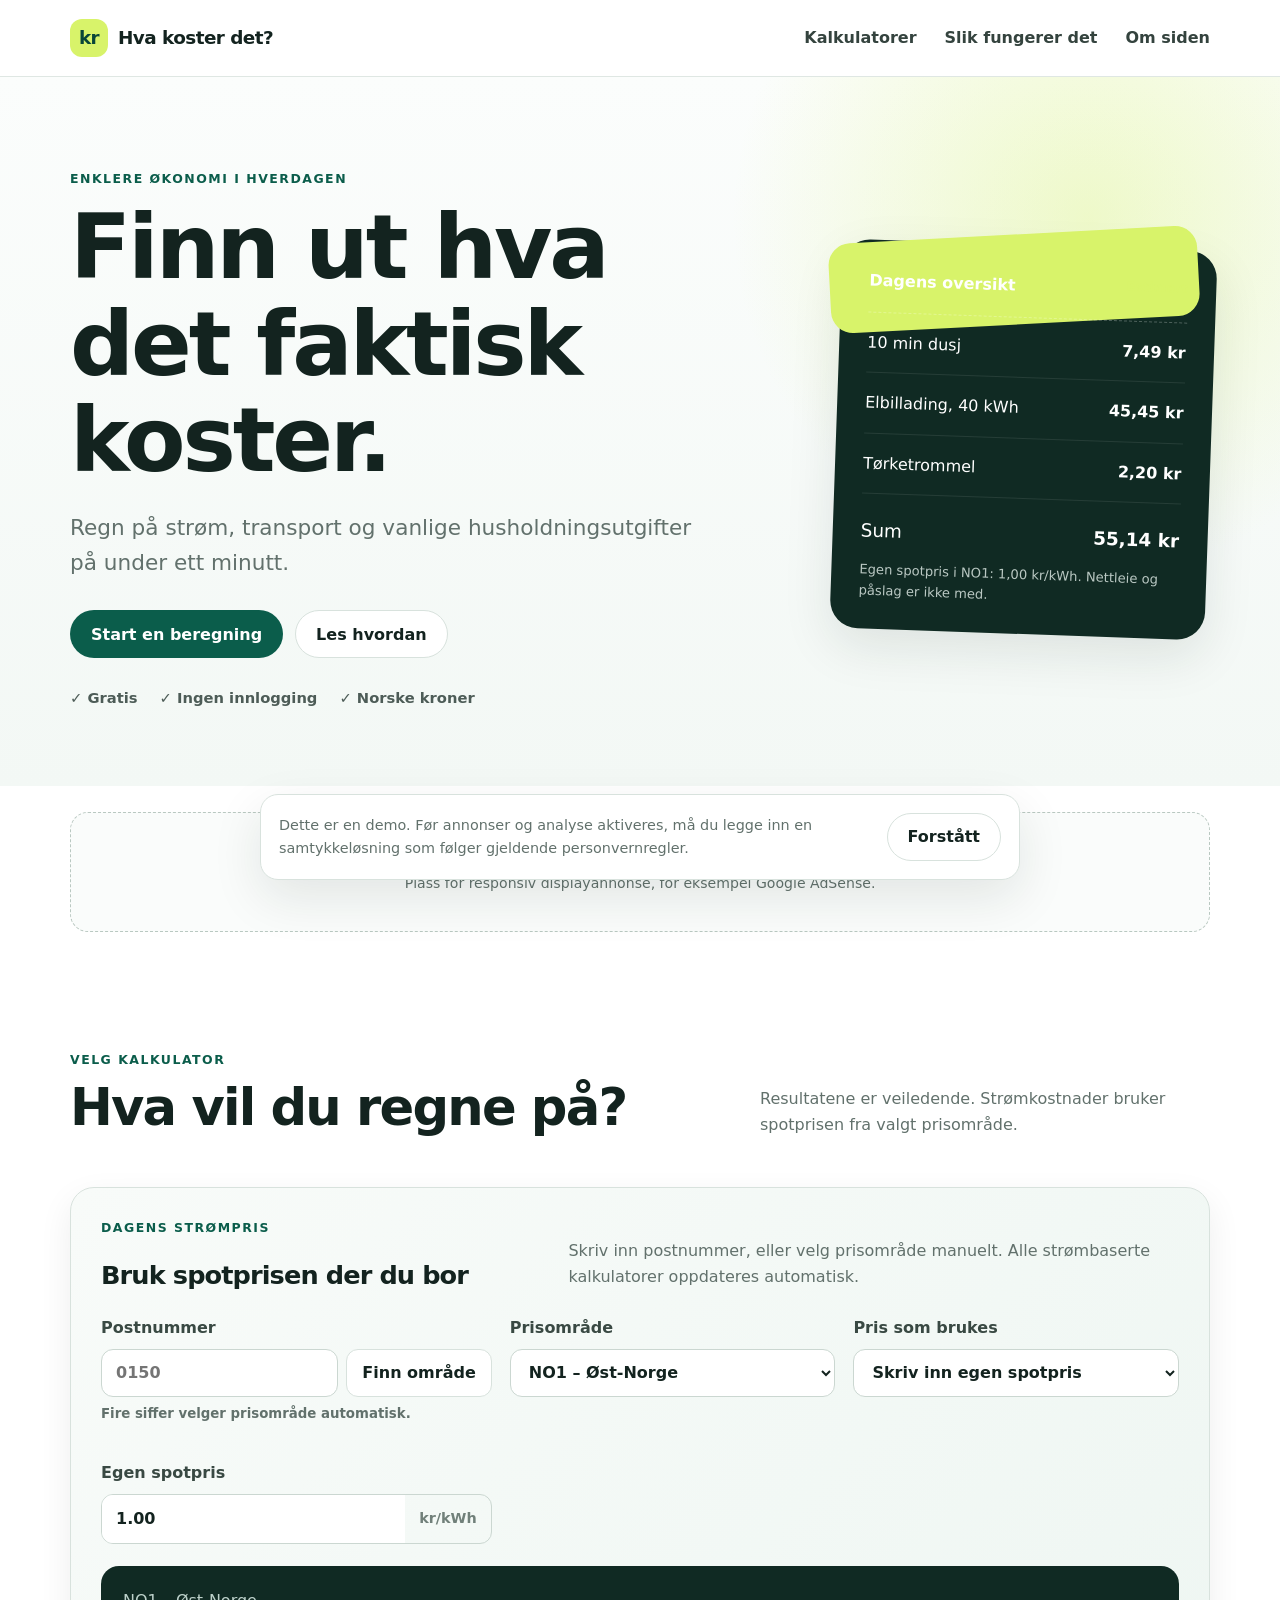
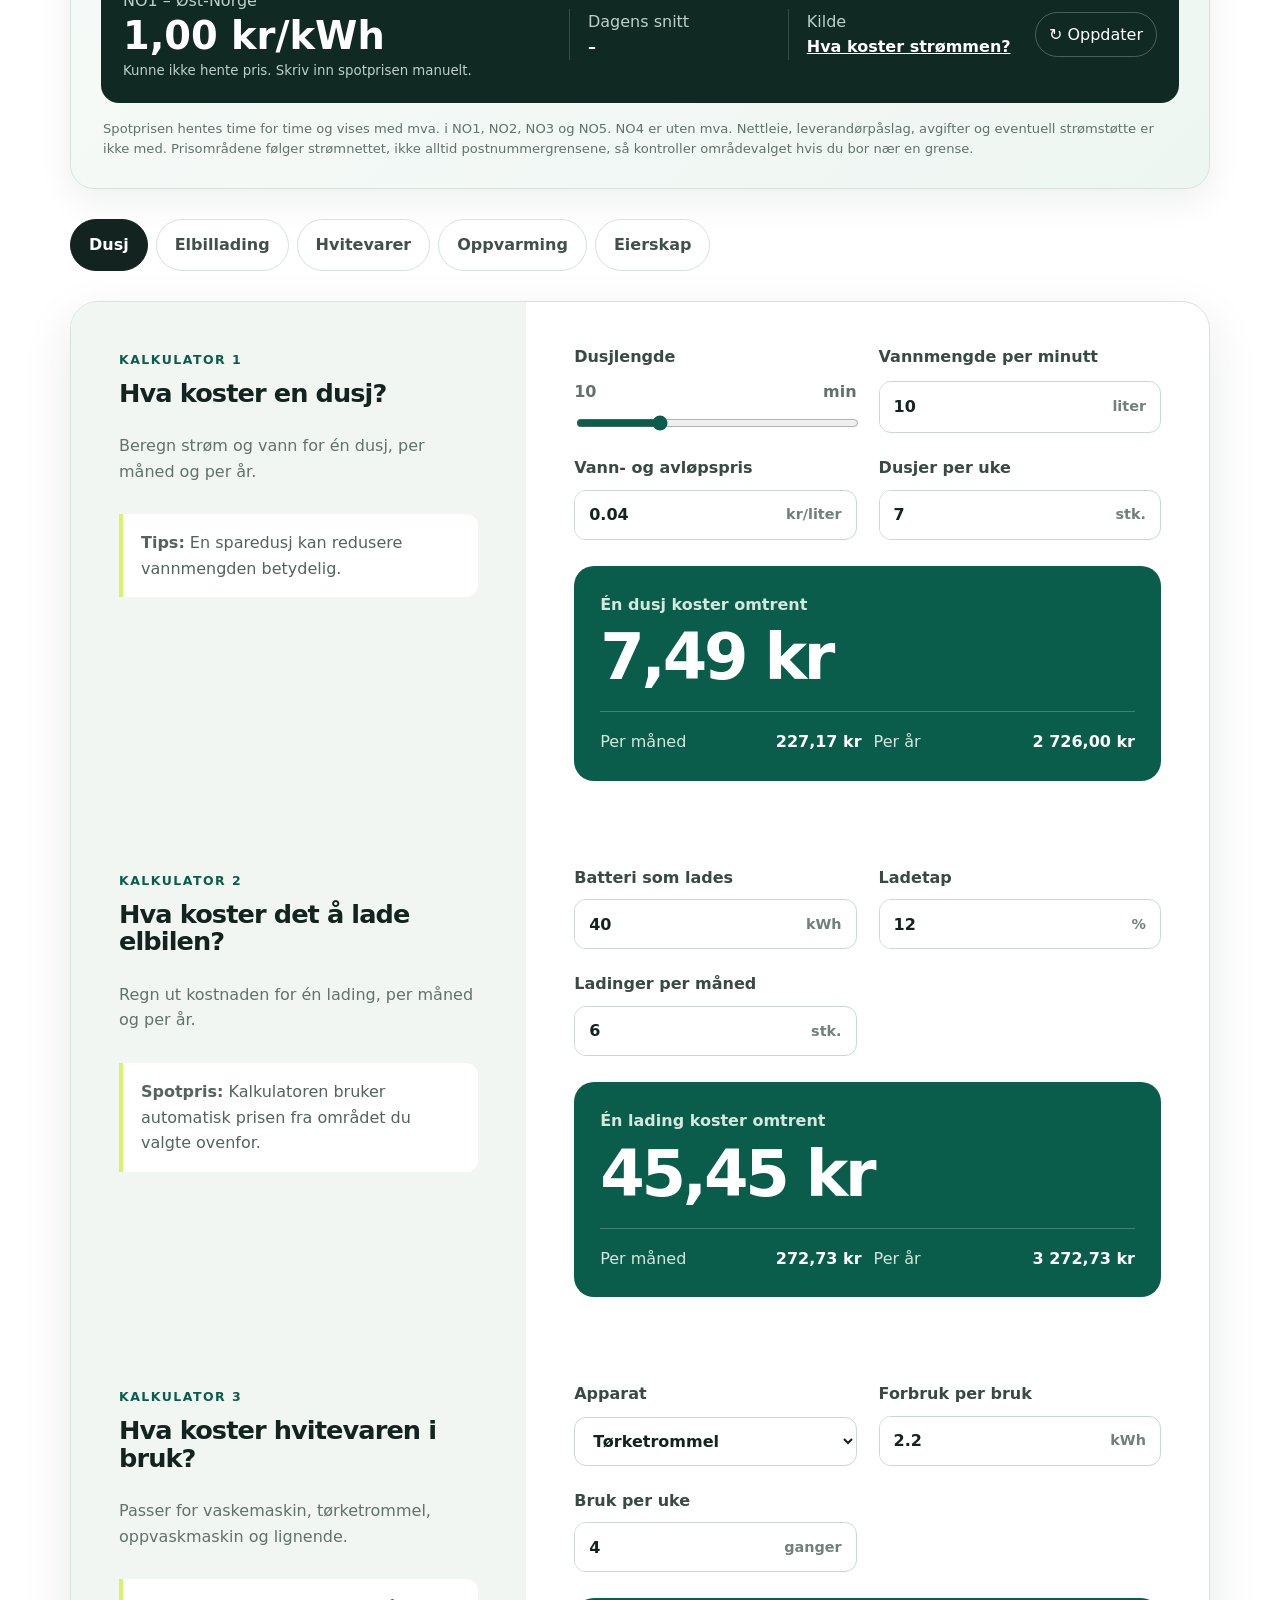
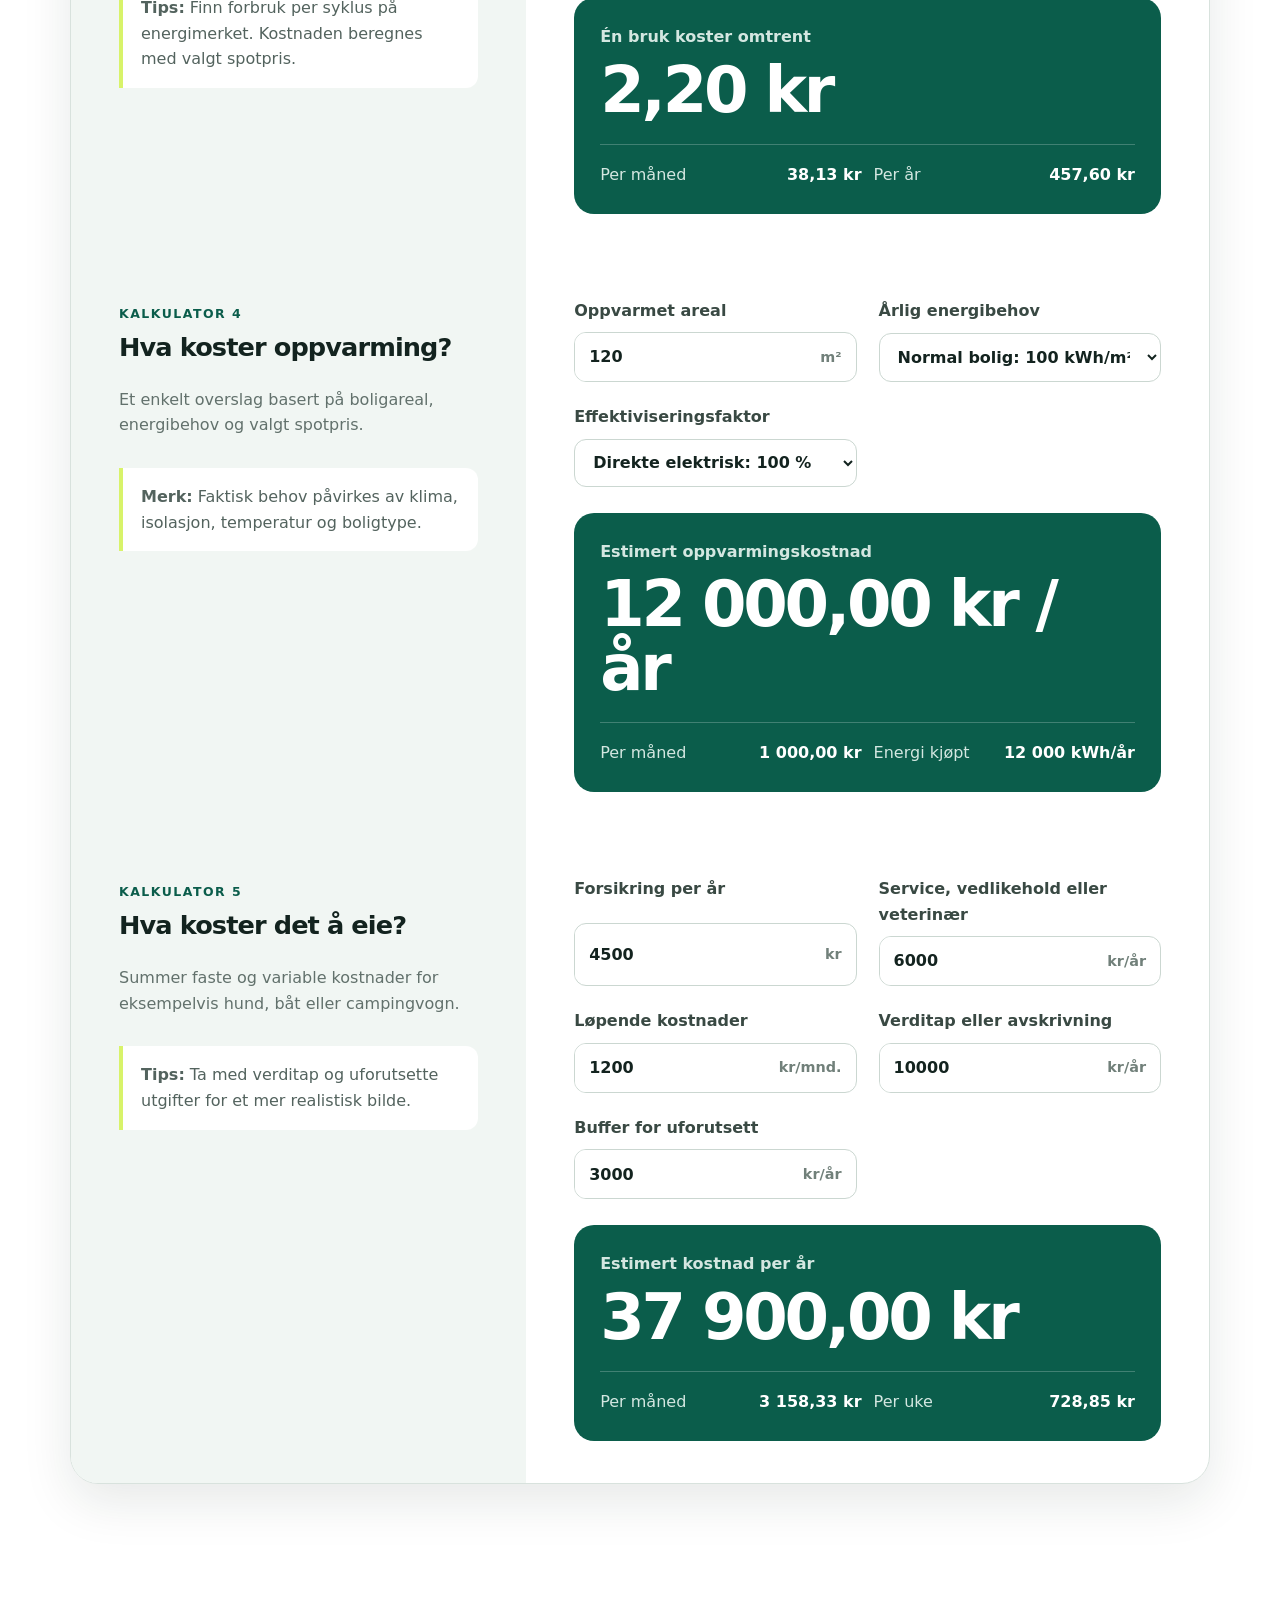
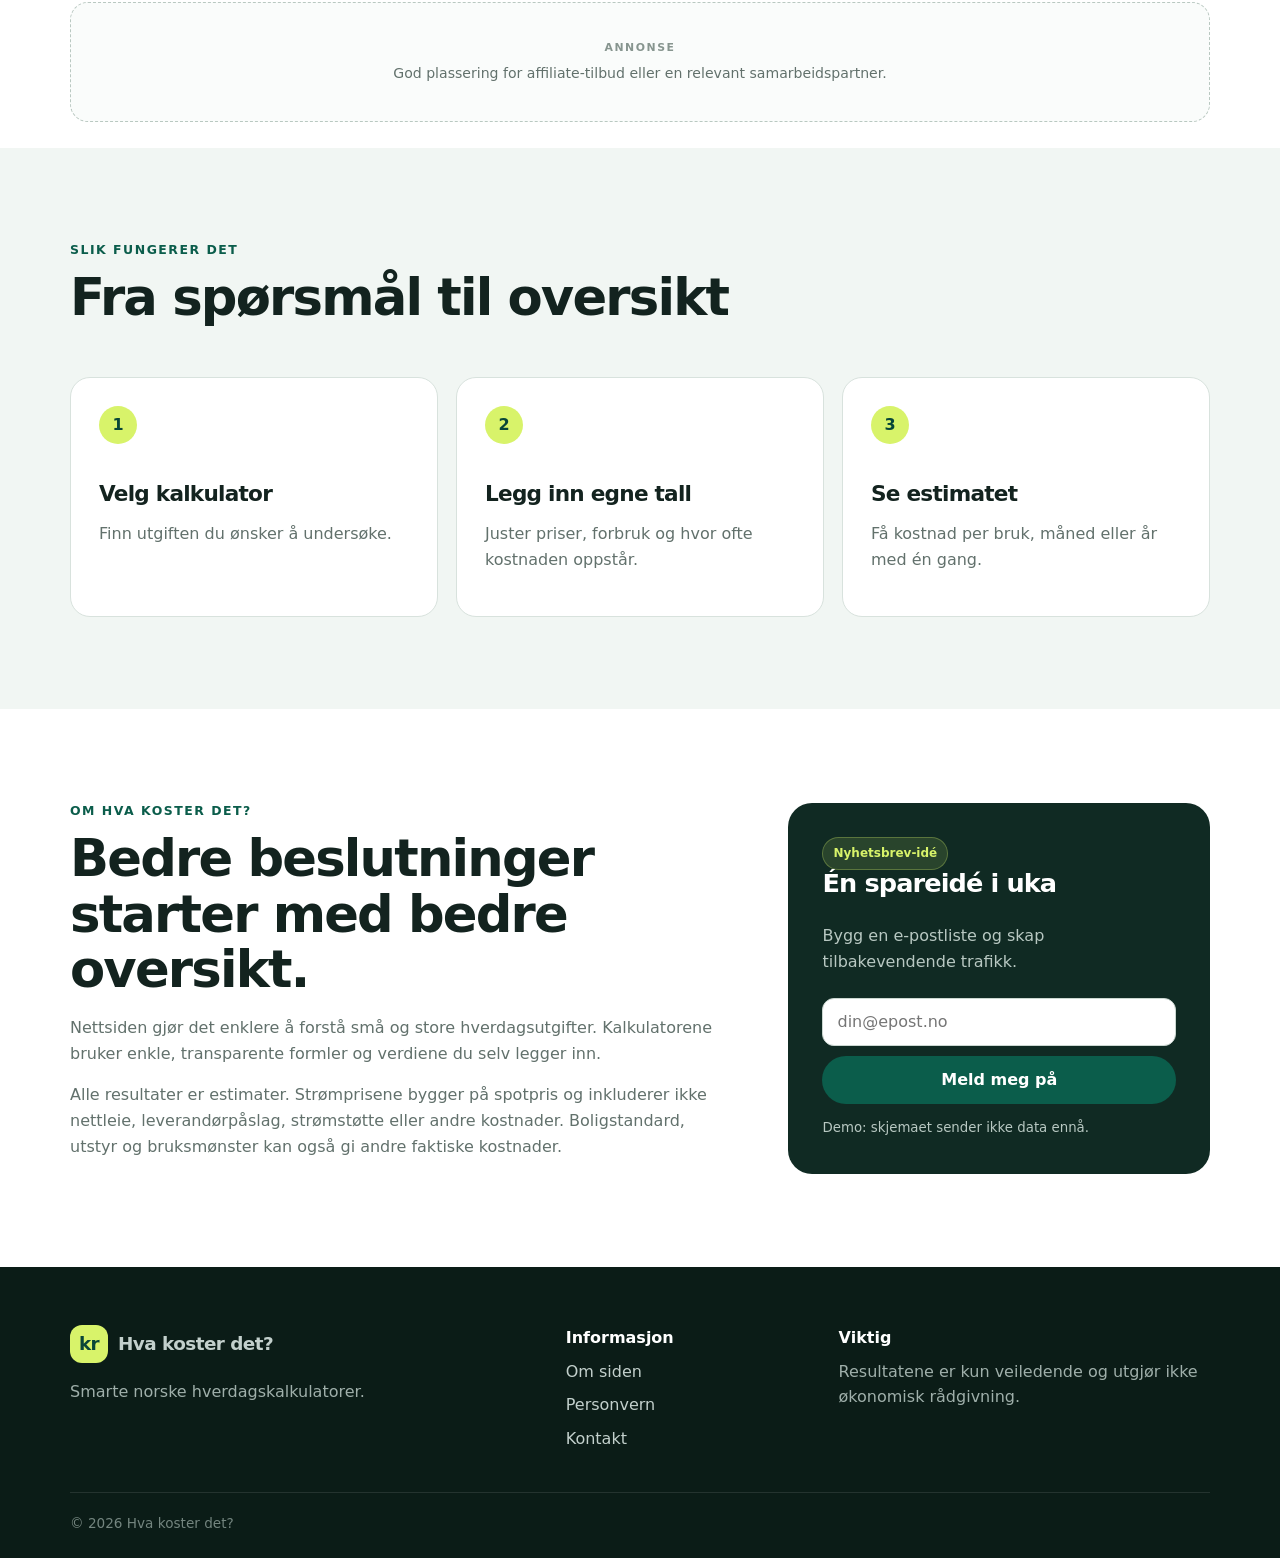
<file: index.html>
<!doctype html>
<html lang="no">
<head>
  <meta charset="utf-8">
  <meta name="viewport" content="width=device-width, initial-scale=1">
  <title>Hva koster det? – Smarte norske hverdagskalkulatorer</title>
  <meta name="description" content="Regn ut hva det koster å dusje, lade elbil, bruke hvitevarer og varme opp boligen med dagens spotpris i ditt norske prisområde.">
  <meta name="theme-color" content="#0b5d4b">
  <meta property="og:title" content="Hva koster det?">
  <meta property="og:description" content="Smarte kalkulatorer for norske hverdagsutgifter.">
  <meta property="og:type" content="website">
  <link rel="canonical" href="https://dittdomene.no/">
  <link rel="stylesheet" href="styles.css">
  <script type="application/ld+json">
  {
    "@context": "https://schema.org",
    "@type": "WebSite",
    "name": "Hva koster det?",
    "url": "https://dittdomene.no/",
    "description": "Smarte norske kalkulatorer for hverdagsutgifter."
  }
  </script>
</head>
<body>
  <a class="skip-link" href="#main">Gå til innhold</a>

  <header class="site-header">
    <div class="shell nav-wrap">
      <a class="brand" href="#top" aria-label="Hva koster det? forsiden">
        <span class="brand-mark">kr</span>
        <span>Hva koster det?</span>
      </a>
      <button class="menu-button" id="menuButton" aria-expanded="false" aria-controls="mainNav">Meny</button>
      <nav id="mainNav" class="main-nav" aria-label="Hovedmeny">
        <a href="#kalkulatorer">Kalkulatorer</a>
        <a href="#slik-fungerer-det">Slik fungerer det</a>
        <a href="#om">Om siden</a>
      </nav>
    </div>
  </header>

  <main id="main">
    <section class="hero" id="top">
      <div class="shell hero-grid">
        <div>
          <p class="eyebrow">Enklere økonomi i hverdagen</p>
          <h1>Finn ut hva det faktisk koster.</h1>
          <p class="hero-copy">Regn på strøm, transport og vanlige husholdningsutgifter på under ett minutt.</p>
          <div class="hero-actions">
            <a class="button primary" href="#kalkulatorer">Start en beregning</a>
            <a class="button secondary" href="#slik-fungerer-det">Les hvordan</a>
          </div>
          <div class="trust-row" aria-label="Fordeler">
            <span>✓ Gratis</span>
            <span>✓ Ingen innlogging</span>
            <span>✓ Norske kroner</span>
          </div>
        </div>
        <div class="hero-card" aria-label="Eksempel på kostnadsberegning">
          <div class="receipt-top">
            <span>Dagens oversikt</span>
            <span class="status-dot">Estimert</span>
          </div>
          <div class="receipt-item"><span>10 min dusj</span><strong id="heroShower">–</strong></div>
          <div class="receipt-item"><span>Elbillading, 40 kWh</span><strong id="heroEv">–</strong></div>
          <div class="receipt-item"><span>Tørketrommel</span><strong id="heroAppliance">–</strong></div>
          <div class="receipt-total"><span>Sum</span><strong id="heroTotal">–</strong></div>
          <p id="heroPriceNote">Henter spotpris for valgt område …</p>
        </div>
      </div>
    </section>

    <section class="ad-section shell" aria-label="Annonseplass">
      <div class="ad-slot">
        <span>Annonse</span>
        <p>Plass for responsiv displayannonse, for eksempel Google AdSense.</p>
      </div>
    </section>

    <section class="section shell" id="kalkulatorer">
      <div class="section-heading">
        <div>
          <p class="eyebrow">Velg kalkulator</p>
          <h2>Hva vil du regne på?</h2>
        </div>
        <p>Resultatene er veiledende. Strømkostnader bruker spotprisen fra valgt prisområde.</p>
      </div>


      <section class="spot-price-card" aria-labelledby="spotPriceHeading">
        <div class="spot-price-intro">
          <p class="eyebrow">Dagens strømpris</p>
          <h3 id="spotPriceHeading">Bruk spotprisen der du bor</h3>
          <p>Skriv inn postnummer, eller velg prisområde manuelt. Alle strømbaserte kalkulatorer oppdateres automatisk.</p>
        </div>
        <div class="spot-controls">
          <label for="postalCode">Postnummer
            <div class="postal-input-row">
              <input id="postalCode" type="text" inputmode="numeric" autocomplete="postal-code" maxlength="4" pattern="[0-9]{4}" placeholder="0150" aria-describedby="postalStatus">
              <button class="button secondary compact" id="postalLookup" type="button">Finn område</button>
            </div>
            <small id="postalStatus">Fire siffer velger prisområde automatisk.</small>
          </label>
          <label for="priceArea">Prisområde
            <select id="priceArea">
              <option value="NO1">NO1 – Øst-Norge</option>
              <option value="NO2">NO2 – Sørvest-Norge</option>
              <option value="NO3">NO3 – Midt-Norge</option>
              <option value="NO4">NO4 – Nord-Norge</option>
              <option value="NO5">NO5 – Vest-Norge</option>
            </select>
          </label>
          <label for="priceMode">Pris som brukes
            <select id="priceMode">
              <option value="current">Spotpris akkurat nå</option>
              <option value="average">Dagens gjennomsnitt</option>
              <option value="manual">Skriv inn egen spotpris</option>
            </select>
          </label>
          <label id="manualPriceLabel" for="manualSpotPrice" hidden>Egen spotpris
            <div class="input-unit"><input id="manualSpotPrice" type="number" min="-10" step="0.01" value="1.00"><span>kr/kWh</span></div>
          </label>
        </div>
        <div class="spot-price-summary" aria-live="polite">
          <div>
            <span id="spotAreaName">NO1 – Øst-Norge</span>
            <strong id="spotPriceNow">Henter …</strong>
            <small id="spotPricePeriod">Spotpris inkl. mva. der det gjelder</small>
          </div>
          <div class="spot-stat"><span>Dagens snitt</span><b id="spotPriceAverage">–</b></div>
          <div class="spot-stat"><span>Kilde</span><b><a href="https://www.hvakosterstrommen.no" target="_blank" rel="noopener">Hva koster strømmen?</a></b></div>
          <button class="refresh-price" id="refreshPrice" type="button" aria-label="Oppdater spotpris">↻ Oppdater</button>
        </div>
        <p class="spot-disclaimer">Spotprisen hentes time for time og vises med mva. i NO1, NO2, NO3 og NO5. NO4 er uten mva. Nettleie, leverandørpåslag, avgifter og eventuell strømstøtte er ikke med. Prisområdene følger strømnettet, ikke alltid postnummergrensene, så kontroller områdevalget hvis du bor nær en grense.</p>
      </section>

      <div class="calculator-tabs" role="tablist" aria-label="Kalkulatorer">
        <button class="tab active" role="tab" aria-selected="true" aria-controls="panel-shower" id="tab-shower" data-tab="shower">Dusj</button>
        <button class="tab" role="tab" aria-selected="false" aria-controls="panel-ev" id="tab-ev" data-tab="ev">Elbillading</button>
        <button class="tab" role="tab" aria-selected="false" aria-controls="panel-appliance" id="tab-appliance" data-tab="appliance">Hvitevarer</button>
        <button class="tab" role="tab" aria-selected="false" aria-controls="panel-heating" id="tab-heating" data-tab="heating">Oppvarming</button>
        <button class="tab" role="tab" aria-selected="false" aria-controls="panel-ownership" id="tab-ownership" data-tab="ownership">Eierskap</button>
      </div>

      <div class="calculator-shell">
        <section class="calculator-panel active" role="tabpanel" id="panel-shower" aria-labelledby="tab-shower">
          <div class="calc-copy">
            <p class="eyebrow">Kalkulator 1</p>
            <h3>Hva koster en dusj?</h3>
            <p>Beregn strøm og vann for én dusj, per måned og per år.</p>
            <div class="tip-box"><strong>Tips:</strong> En sparedusj kan redusere vannmengden betydelig.</div>
          </div>
          <form class="calc-form" data-calculator="shower">
            <label>Dusjlengde <span><output id="showerMinutesOut">10</output> min</span>
              <input id="showerMinutes" type="range" min="2" max="30" step="1" value="10">
            </label>
            <label>Vannmengde per minutt
              <div class="input-unit"><input id="showerFlow" type="number" min="3" max="25" step="0.5" value="10"><span>liter</span></div>
            </label>
            <label>Vann- og avløpspris
              <div class="input-unit"><input id="showerWaterPrice" type="number" min="0" step="0.01" value="0.04"><span>kr/liter</span></div>
            </label>
            <label>Dusjer per uke
              <div class="input-unit"><input id="showersPerWeek" type="number" min="1" max="30" step="1" value="7"><span>stk.</span></div>
            </label>
            <div class="result-card" aria-live="polite">
              <span>Én dusj koster omtrent</span>
              <strong id="showerResult">–</strong>
              <div class="result-grid"><span>Per måned <b id="showerMonthly">–</b></span><span>Per år <b id="showerYearly">–</b></span></div>
            </div>
          </form>
        </section>

        <section class="calculator-panel" role="tabpanel" id="panel-ev" aria-labelledby="tab-ev" hidden>
          <div class="calc-copy">
            <p class="eyebrow">Kalkulator 2</p>
            <h3>Hva koster det å lade elbilen?</h3>
            <p>Regn ut kostnaden for én lading, per måned og per år.</p>
            <div class="tip-box"><strong>Spotpris:</strong> Kalkulatoren bruker automatisk prisen fra området du valgte ovenfor.</div>
          </div>
          <form class="calc-form" data-calculator="ev">
            <label>Batteri som lades
              <div class="input-unit"><input id="evKwh" type="number" min="1" step="1" value="40"><span>kWh</span></div>
            </label>
            <label>Ladetap
              <div class="input-unit"><input id="evLoss" type="number" min="0" max="40" step="1" value="12"><span>%</span></div>
            </label>
            <label>Ladinger per måned
              <div class="input-unit"><input id="evCharges" type="number" min="1" max="60" step="1" value="6"><span>stk.</span></div>
            </label>
            <div class="result-card" aria-live="polite">
              <span>Én lading koster omtrent</span>
              <strong id="evResult">–</strong>
              <div class="result-grid"><span>Per måned <b id="evMonthly">–</b></span><span>Per år <b id="evYearly">–</b></span></div>
            </div>
          </form>
        </section>

        <section class="calculator-panel" role="tabpanel" id="panel-appliance" aria-labelledby="tab-appliance" hidden>
          <div class="calc-copy">
            <p class="eyebrow">Kalkulator 3</p>
            <h3>Hva koster hvitevaren i bruk?</h3>
            <p>Passer for vaskemaskin, tørketrommel, oppvaskmaskin og lignende.</p>
            <div class="tip-box"><strong>Tips:</strong> Finn forbruk per syklus på energimerket. Kostnaden beregnes med valgt spotpris.</div>
          </div>
          <form class="calc-form" data-calculator="appliance">
            <label>Apparat
              <select id="appliancePreset">
                <option value="1.1">Vaskemaskin</option>
                <option value="2.2" selected>Tørketrommel</option>
                <option value="0.9">Oppvaskmaskin</option>
                <option value="0.6">Stekeovn, én time</option>
                <option value="custom">Egendefinert</option>
              </select>
            </label>
            <label>Forbruk per bruk
              <div class="input-unit"><input id="applianceKwh" type="number" min="0" step="0.01" value="2.2"><span>kWh</span></div>
            </label>
            <label>Bruk per uke
              <div class="input-unit"><input id="applianceUses" type="number" min="1" max="100" step="1" value="4"><span>ganger</span></div>
            </label>
            <div class="result-card" aria-live="polite">
              <span>Én bruk koster omtrent</span>
              <strong id="applianceResult">–</strong>
              <div class="result-grid"><span>Per måned <b id="applianceMonthly">–</b></span><span>Per år <b id="applianceYearly">–</b></span></div>
            </div>
          </form>
        </section>

        <section class="calculator-panel" role="tabpanel" id="panel-heating" aria-labelledby="tab-heating" hidden>
          <div class="calc-copy">
            <p class="eyebrow">Kalkulator 4</p>
            <h3>Hva koster oppvarming?</h3>
            <p>Et enkelt overslag basert på boligareal, energibehov og valgt spotpris.</p>
            <div class="tip-box"><strong>Merk:</strong> Faktisk behov påvirkes av klima, isolasjon, temperatur og boligtype.</div>
          </div>
          <form class="calc-form" data-calculator="heating">
            <label>Oppvarmet areal
              <div class="input-unit"><input id="heatingArea" type="number" min="10" step="1" value="120"><span>m²</span></div>
            </label>
            <label>Årlig energibehov
              <select id="heatingNeed">
                <option value="60">Godt isolert: 60 kWh/m²</option>
                <option value="100" selected>Normal bolig: 100 kWh/m²</option>
                <option value="150">Eldre bolig: 150 kWh/m²</option>
                <option value="200">Høyt behov: 200 kWh/m²</option>
              </select>
            </label>
            <label>Effektiviseringsfaktor
              <select id="heatingFactor">
                <option value="1">Direkte elektrisk: 100 %</option>
                <option value="0.42">Varmepumpe, anslag: 42 % kjøpt energi</option>
                <option value="0.75">Blandet oppvarming: 75 %</option>
              </select>
            </label>
            <div class="result-card" aria-live="polite">
              <span>Estimert oppvarmingskostnad</span>
              <strong id="heatingResult">–</strong>
              <div class="result-grid"><span>Per måned <b id="heatingMonthly">–</b></span><span>Energi kjøpt <b id="heatingEnergy">–</b></span></div>
            </div>
          </form>
        </section>

        <section class="calculator-panel" role="tabpanel" id="panel-ownership" aria-labelledby="tab-ownership" hidden>
          <div class="calc-copy">
            <p class="eyebrow">Kalkulator 5</p>
            <h3>Hva koster det å eie?</h3>
            <p>Summer faste og variable kostnader for eksempelvis hund, båt eller campingvogn.</p>
            <div class="tip-box"><strong>Tips:</strong> Ta med verditap og uforutsette utgifter for et mer realistisk bilde.</div>
          </div>
          <form class="calc-form" data-calculator="ownership">
            <label>Forsikring per år
              <div class="input-unit"><input id="ownerInsurance" type="number" min="0" step="100" value="4500"><span>kr</span></div>
            </label>
            <label>Service, vedlikehold eller veterinær
              <div class="input-unit"><input id="ownerMaintenance" type="number" min="0" step="100" value="6000"><span>kr/år</span></div>
            </label>
            <label>Løpende kostnader
              <div class="input-unit"><input id="ownerRunning" type="number" min="0" step="100" value="1200"><span>kr/mnd.</span></div>
            </label>
            <label>Verditap eller avskrivning
              <div class="input-unit"><input id="ownerDepreciation" type="number" min="0" step="100" value="10000"><span>kr/år</span></div>
            </label>
            <label>Buffer for uforutsett
              <div class="input-unit"><input id="ownerBuffer" type="number" min="0" step="100" value="3000"><span>kr/år</span></div>
            </label>
            <div class="result-card" aria-live="polite">
              <span>Estimert kostnad per år</span>
              <strong id="ownerResult">–</strong>
              <div class="result-grid"><span>Per måned <b id="ownerMonthly">–</b></span><span>Per uke <b id="ownerWeekly">–</b></span></div>
            </div>
          </form>
        </section>
      </div>
    </section>

    <section class="ad-section shell" aria-label="Annonseplass">
      <div class="ad-slot horizontal">
        <span>Annonse</span>
        <p>God plassering for affiliate-tilbud eller en relevant samarbeidspartner.</p>
      </div>
    </section>

    <section class="section muted-section" id="slik-fungerer-det">
      <div class="shell">
        <div class="section-heading narrow">
          <div>
            <p class="eyebrow">Slik fungerer det</p>
            <h2>Fra spørsmål til oversikt</h2>
          </div>
        </div>
        <div class="steps">
          <article><span>1</span><h3>Velg kalkulator</h3><p>Finn utgiften du ønsker å undersøke.</p></article>
          <article><span>2</span><h3>Legg inn egne tall</h3><p>Juster priser, forbruk og hvor ofte kostnaden oppstår.</p></article>
          <article><span>3</span><h3>Se estimatet</h3><p>Få kostnad per bruk, måned eller år med én gang.</p></article>
        </div>
      </div>
    </section>

    <section class="section shell content-grid" id="om">
      <article>
        <p class="eyebrow">Om Hva koster det?</p>
        <h2>Bedre beslutninger starter med bedre oversikt.</h2>
        <p>Nettsiden gjør det enklere å forstå små og store hverdagsutgifter. Kalkulatorene bruker enkle, transparente formler og verdiene du selv legger inn.</p>
        <p>Alle resultater er estimater. Strømprisene bygger på spotpris og inkluderer ikke nettleie, leverandørpåslag, strømstøtte eller andre kostnader. Boligstandard, utstyr og bruksmønster kan også gi andre faktiske kostnader.</p>
      </article>
      <aside class="newsletter-card">
        <span class="pill">Nyhetsbrev-idé</span>
        <h3>Én spareidé i uka</h3>
        <p>Bygg en e-postliste og skap tilbakevendende trafikk.</p>
        <form id="newsletterForm">
          <label class="sr-only" for="email">E-postadresse</label>
          <input id="email" type="email" placeholder="din@epost.no" required>
          <button class="button primary" type="submit">Meld meg på</button>
        </form>
        <small id="newsletterMessage">Demo: skjemaet sender ikke data ennå.</small>
      </aside>
    </section>
  </main>

  <footer class="site-footer">
    <div class="shell footer-grid">
      <div>
        <a class="brand footer-brand" href="#top"><span class="brand-mark">kr</span><span>Hva koster det?</span></a>
        <p>Smarte norske hverdagskalkulatorer.</p>
      </div>
      <div>
        <strong>Informasjon</strong>
        <a href="#om">Om siden</a>
        <a href="personvern.html">Personvern</a>
        <a href="kontakt.html">Kontakt</a>
      </div>
      <div>
        <strong>Viktig</strong>
        <p>Resultatene er kun veiledende og utgjør ikke økonomisk rådgivning.</p>
      </div>
    </div>
    <div class="shell copyright">© <span id="year"></span> Hva koster det?</div>
  </footer>

  <div class="cookie-banner" id="cookieBanner" role="dialog" aria-label="Informasjon om informasjonskapsler">
    <p>Dette er en demo. Før annonser og analyse aktiveres, må du legge inn en samtykkeløsning som følger gjeldende personvernregler.</p>
    <button class="button secondary" id="cookieClose">Forstått</button>
  </div>

  <script src="postal-data.js" defer></script>
  <script src="app.js" defer></script>
</body>
</html>
</file>
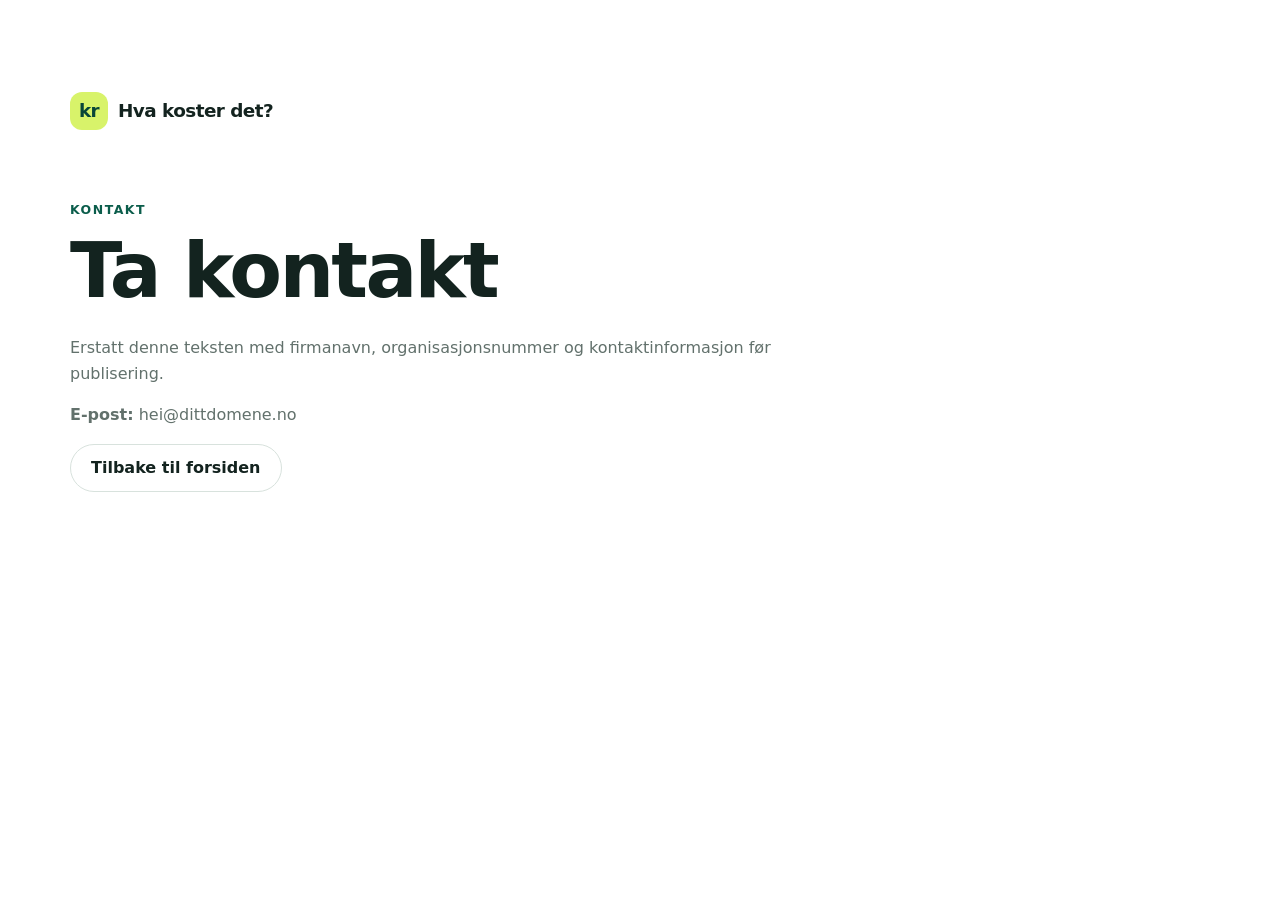
<file: kontakt.html>
<!doctype html><html lang="no"><head><meta charset="utf-8"><meta name="viewport" content="width=device-width,initial-scale=1"><title>Kontakt – Hva koster det?</title><link rel="stylesheet" href="styles.css"></head><body><main class="section shell"><a class="brand" href="index.html"><span class="brand-mark">kr</span><span>Hva koster det?</span></a><article style="max-width:760px;margin-top:70px"><p class="eyebrow">Kontakt</p><h1 style="font-size:clamp(2.7rem,6vw,5rem)">Ta kontakt</h1><p>Erstatt denne teksten med firmanavn, organisasjonsnummer og kontaktinformasjon før publisering.</p><p><strong>E-post:</strong> hei@dittdomene.no</p><p><a class="button secondary" href="index.html">Tilbake til forsiden</a></p></article></main></body></html>
</file>
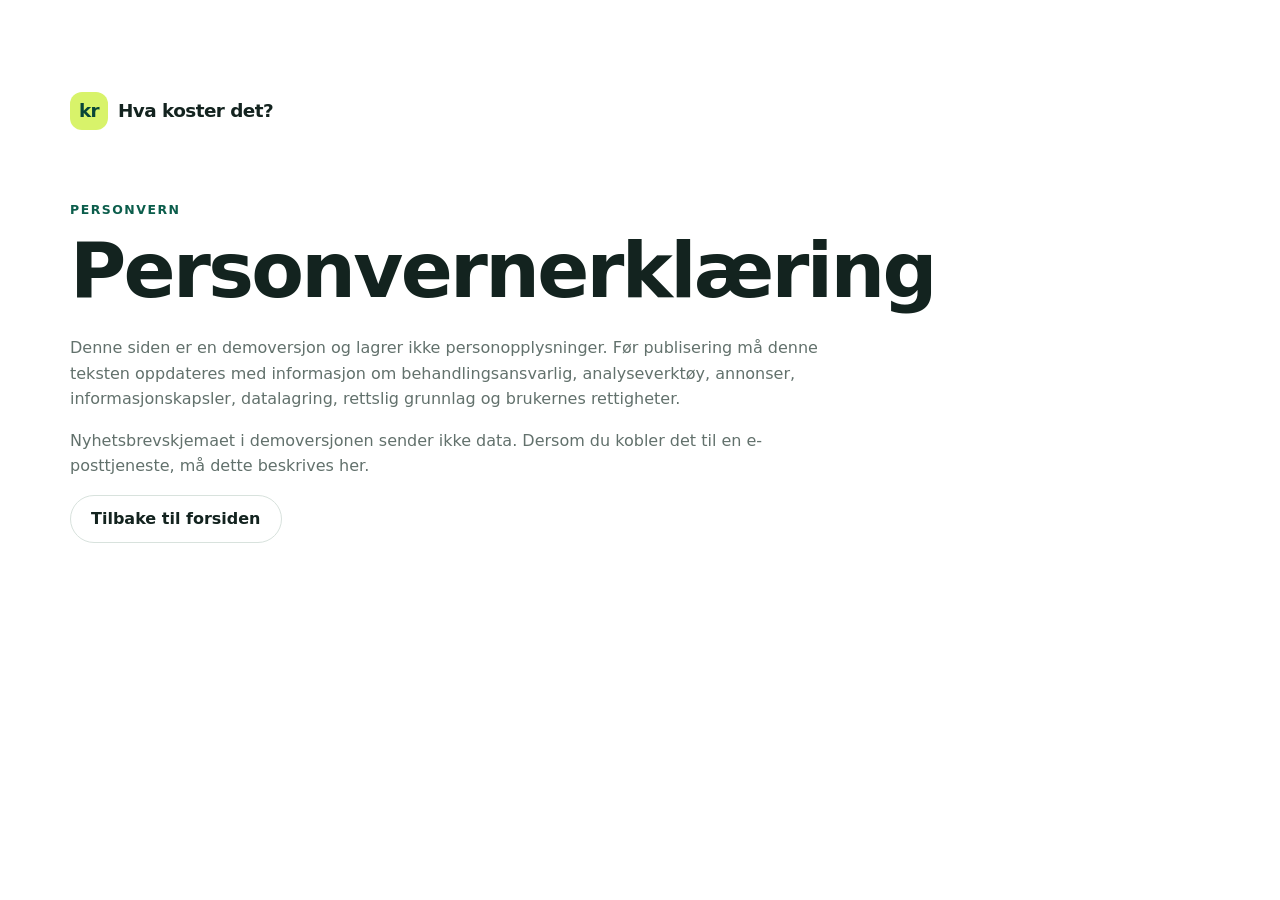
<file: personvern.html>
<!doctype html><html lang="no"><head><meta charset="utf-8"><meta name="viewport" content="width=device-width,initial-scale=1"><title>Personvern – Hva koster det?</title><link rel="stylesheet" href="styles.css"></head><body><main class="section shell"><a class="brand" href="index.html"><span class="brand-mark">kr</span><span>Hva koster det?</span></a><article style="max-width:760px;margin-top:70px"><p class="eyebrow">Personvern</p><h1 style="font-size:clamp(2.7rem,6vw,5rem)">Personvernerklæring</h1><p>Denne siden er en demoversjon og lagrer ikke personopplysninger. Før publisering må denne teksten oppdateres med informasjon om behandlingsansvarlig, analyseverktøy, annonser, informasjonskapsler, datalagring, rettslig grunnlag og brukernes rettigheter.</p><p>Nyhetsbrevskjemaet i demoversjonen sender ikke data. Dersom du kobler det til en e-posttjeneste, må dette beskrives her.</p><p><a class="button secondary" href="index.html">Tilbake til forsiden</a></p></article></main></body></html>
</file>
<file: styles.css>
:root {
  --ink: #13231f;
  --muted: #62716c;
  --surface: #ffffff;
  --soft: #f1f6f3;
  --soft-2: #e6f0eb;
  --brand: #0b5d4b;
  --brand-dark: #084638;
  --accent: #d8f36a;
  --line: #d8e2dd;
  --shadow: 0 18px 50px rgba(19, 35, 31, .10);
  --radius: 22px;
}

* { box-sizing: border-box; }
html { scroll-behavior: smooth; }
body {
  margin: 0;
  color: var(--ink);
  background: var(--surface);
  font-family: Inter, ui-sans-serif, system-ui, -apple-system, BlinkMacSystemFont, "Segoe UI", sans-serif;
  line-height: 1.6;
}
button, input, select { font: inherit; }
a { color: inherit; }
img { max-width: 100%; }

.shell { width: min(1140px, calc(100% - 40px)); margin-inline: auto; }
.section { padding: 92px 0; }
.eyebrow {
  margin: 0 0 10px;
  color: var(--brand);
  font-size: .78rem;
  font-weight: 800;
  letter-spacing: .12em;
  text-transform: uppercase;
}
h1, h2, h3 { line-height: 1.08; letter-spacing: -.035em; margin-top: 0; }
h1 { font-size: clamp(3rem, 7vw, 6.6rem); margin-bottom: 22px; max-width: 900px; }
h2 { font-size: clamp(2.1rem, 4vw, 4rem); margin-bottom: 18px; }
h3 { font-size: clamp(1.35rem, 2vw, 2rem); }
p { color: var(--muted); }

.skip-link { position: absolute; left: -9999px; top: 10px; background: white; padding: 10px 14px; z-index: 100; }
.skip-link:focus { left: 10px; }
.site-header {
  position: sticky; top: 0; z-index: 50;
  background: rgba(255,255,255,.88);
  backdrop-filter: blur(14px);
  border-bottom: 1px solid rgba(216,226,221,.8);
}
.nav-wrap { min-height: 76px; display: flex; align-items: center; justify-content: space-between; gap: 24px; }
.brand { display: inline-flex; align-items: center; gap: 10px; text-decoration: none; font-weight: 850; letter-spacing: -.03em; font-size: 1.15rem; }
.brand-mark { display: grid; place-items: center; width: 38px; height: 38px; border-radius: 12px; background: var(--accent); color: var(--brand-dark); font-weight: 900; }
.main-nav { display: flex; gap: 28px; }
.main-nav a { text-decoration: none; color: #34433e; font-weight: 650; }
.main-nav a:hover { color: var(--brand); }
.menu-button { display: none; border: 1px solid var(--line); border-radius: 10px; padding: 8px 12px; background: white; }

.hero { padding: 92px 0 76px; background: radial-gradient(circle at 85% 20%, rgba(216,243,106,.34), transparent 29%), linear-gradient(180deg,#fbfdfc 0%,#f3f8f5 100%); overflow: hidden; }
.hero-grid { display: grid; grid-template-columns: 1.3fr .7fr; gap: 70px; align-items: center; }
.hero-copy { font-size: clamp(1.1rem, 2vw, 1.35rem); max-width: 650px; margin-bottom: 30px; }
.hero-actions { display: flex; flex-wrap: wrap; gap: 12px; }
.button { display: inline-flex; align-items: center; justify-content: center; min-height: 48px; padding: 0 20px; border-radius: 999px; border: 1px solid transparent; font-weight: 800; text-decoration: none; cursor: pointer; }
.button.primary { color: white; background: var(--brand); }
.button.primary:hover { background: var(--brand-dark); }
.button.secondary { background: white; border-color: var(--line); color: var(--ink); }
.trust-row { display: flex; flex-wrap: wrap; gap: 22px; margin-top: 28px; color: #4d5c57; font-weight: 700; font-size: .92rem; }
.hero-card { position: relative; background: #102a23; color: white; border-radius: 28px; padding: 28px; box-shadow: var(--shadow); transform: rotate(2deg); }
.hero-card:before { content: ""; position: absolute; inset: -10px 18px auto -12px; height: 90px; background: var(--accent); border-radius: 22px; z-index: -1; transform: rotate(-5deg); }
.hero-card p { color: #bac8c3; font-size: .82rem; margin-bottom: 0; }
.receipt-top, .receipt-item, .receipt-total { display: flex; justify-content: space-between; gap: 20px; }
.receipt-top { padding-bottom: 18px; border-bottom: 1px dashed rgba(255,255,255,.25); font-weight: 800; }
.status-dot { color: var(--accent); font-size: .8rem; }
.receipt-item { padding: 17px 0; border-bottom: 1px solid rgba(255,255,255,.09); }
.receipt-total { padding-top: 22px; font-size: 1.15rem; }

.ad-section { padding: 26px 0; }
.ad-slot { min-height: 120px; display: grid; place-items: center; align-content: center; text-align: center; border: 1px dashed #b9c8c1; border-radius: 18px; background: #fafcfb; }
.ad-slot span { font-size: .68rem; font-weight: 800; letter-spacing: .14em; text-transform: uppercase; color: #87958f; }
.ad-slot p { margin: 5px 20px 0; font-size: .88rem; }

.section-heading { display: flex; align-items: end; justify-content: space-between; gap: 40px; margin-bottom: 34px; }
.section-heading > p { max-width: 450px; }
.calculator-tabs { display: flex; gap: 8px; overflow-x: auto; padding-bottom: 10px; scrollbar-width: thin; }
.tab { white-space: nowrap; border: 1px solid var(--line); background: white; color: #41504b; border-radius: 999px; padding: 12px 18px; font-weight: 800; cursor: pointer; }
.tab.active { background: var(--ink); border-color: var(--ink); color: white; }
.calculator-shell { margin-top: 20px; border: 1px solid var(--line); border-radius: 28px; overflow: hidden; box-shadow: var(--shadow); }
.calculator-panel { display: grid; grid-template-columns: .8fr 1.2fr; }
.calc-copy { padding: 48px; background: var(--soft); }
.calc-copy p { max-width: 420px; }
.tip-box { margin-top: 30px; border-left: 4px solid var(--accent); background: white; padding: 16px 18px; border-radius: 0 12px 12px 0; color: #53635e; }
.calc-form { padding: 42px 48px; display: grid; grid-template-columns: repeat(2,minmax(0,1fr)); gap: 22px; align-content: start; }
.calc-form label { display: grid; gap: 9px; color: #394943; font-weight: 750; }
.calc-form label > span { display: flex; justify-content: space-between; color: var(--muted); font-weight: 600; }
input, select { width: 100%; min-height: 48px; border: 1px solid #cbd7d1; border-radius: 12px; background: white; color: var(--ink); padding: 0 14px; }
input:focus, select:focus, button:focus-visible, a:focus-visible { outline: 3px solid rgba(11,93,75,.22); outline-offset: 2px; }
input[type="range"] { min-height: auto; padding: 0; accent-color: var(--brand); border: 0; }
.input-unit { display: grid; grid-template-columns: 1fr auto; align-items: center; border: 1px solid #cbd7d1; border-radius: 12px; overflow: hidden; }
.input-unit:focus-within { outline: 3px solid rgba(11,93,75,.22); outline-offset: 2px; }
.input-unit input { border: 0; border-radius: 0; outline: 0; }
.input-unit span { padding: 0 14px; color: #71807a; font-size: .9rem; }
.result-card { grid-column: 1 / -1; background: var(--brand); color: white; border-radius: 20px; padding: 26px; margin-top: 4px; }
.result-card > span { color: #d4e7e1; font-weight: 700; }
.result-card > strong { display: block; font-size: clamp(2.3rem, 5vw, 4.4rem); letter-spacing: -.05em; line-height: 1; margin: 8px 0 22px; }
.result-grid { display: grid; grid-template-columns: 1fr 1fr; gap: 12px; border-top: 1px solid rgba(255,255,255,.22); padding-top: 17px; }
.result-grid span { display: flex; justify-content: space-between; gap: 15px; color: #d4e7e1; }
.result-grid b { color: white; }

.muted-section { background: var(--soft); }
.narrow { max-width: 700px; }
.steps { display: grid; grid-template-columns: repeat(3,1fr); gap: 18px; }
.steps article { background: white; border: 1px solid var(--line); border-radius: 20px; padding: 28px; }
.steps article > span { display: grid; place-items: center; width: 38px; height: 38px; border-radius: 50%; background: var(--accent); color: var(--brand-dark); font-weight: 900; margin-bottom: 38px; }
.steps h3 { font-size: 1.35rem; margin-bottom: 10px; }

.content-grid { display: grid; grid-template-columns: 1fr .65fr; gap: 70px; align-items: center; }
.newsletter-card { background: #102a23; color: white; border-radius: 24px; padding: 34px; }
.newsletter-card p, .newsletter-card small { color: #b8c8c2; }
.newsletter-card form { display: grid; gap: 10px; margin: 24px 0 10px; }
.pill { display: inline-block; background: rgba(216,243,106,.13); color: var(--accent); border: 1px solid rgba(216,243,106,.28); border-radius: 999px; padding: 6px 10px; font-size: .75rem; font-weight: 800; }

.site-footer { background: #0b1c17; color: white; padding: 58px 0 24px; }
.footer-grid { display: grid; grid-template-columns: 1.2fr .6fr 1fr; gap: 50px; }
.footer-grid > div { display: grid; align-content: start; gap: 8px; }
.footer-grid a { color: #c3d0cc; text-decoration: none; }
.footer-grid p { color: #9fafaa; margin: 0; }
.footer-brand { margin-bottom: 8px; }
.copyright { color: #74857f; border-top: 1px solid rgba(255,255,255,.1); margin-top: 40px; padding-top: 20px; font-size: .85rem; }
.cookie-banner { position: fixed; left: 20px; right: 20px; bottom: 20px; z-index: 80; max-width: 760px; margin-inline: auto; display: flex; align-items: center; gap: 20px; background: white; border: 1px solid var(--line); box-shadow: var(--shadow); border-radius: 18px; padding: 18px; }
.cookie-banner p { margin: 0; font-size: .9rem; }
.cookie-banner[hidden] { display: none; }
.sr-only { position: absolute; width: 1px; height: 1px; padding: 0; margin: -1px; overflow: hidden; clip: rect(0,0,0,0); white-space: nowrap; border: 0; }

@media (max-width: 900px) {
  .hero-grid, .calculator-panel, .content-grid { grid-template-columns: 1fr; }
  .hero-card { max-width: 580px; }
  .calc-copy { padding: 36px; }
  .calc-form { padding: 36px; }
  .steps { grid-template-columns: 1fr; }
  .footer-grid { grid-template-columns: 1fr 1fr; }
}

@media (max-width: 680px) {
  .shell { width: min(100% - 24px, 1140px); }
  .section { padding: 68px 0; }
  .hero { padding-top: 62px; }
  .hero-grid { gap: 42px; }
  .main-nav { display: none; position: absolute; top: 68px; right: 12px; flex-direction: column; gap: 0; background: white; border: 1px solid var(--line); border-radius: 14px; box-shadow: var(--shadow); padding: 8px; min-width: 200px; }
  .main-nav.open { display: flex; }
  .main-nav a { padding: 12px; }
  .menu-button { display: block; }
  .section-heading { display: block; }
  .calc-copy, .calc-form { padding: 26px 20px; }
  .calc-form { grid-template-columns: 1fr; }
  .result-grid { grid-template-columns: 1fr; }
  .footer-grid { grid-template-columns: 1fr; }
  .cookie-banner { align-items: stretch; flex-direction: column; }
}


/* Spotpris og postnummer */
.spot-price-card {
  margin: 0 0 30px;
  padding: 30px;
  border: 1px solid var(--line);
  border-radius: 24px;
  background: linear-gradient(135deg, #f8fbf9, #eef6f2);
  box-shadow: 0 12px 34px rgba(19,35,31,.07);
}
.spot-price-intro { display: grid; grid-template-columns: minmax(0,.7fr) minmax(300px,1fr); column-gap: 40px; align-items: end; }
.spot-price-intro .eyebrow { grid-column: 1 / -1; }
.spot-price-intro h3 { margin-bottom: 0; }
.spot-price-intro p { margin: 0; }
.spot-controls { display: grid; grid-template-columns: 1.2fr 1fr 1fr; gap: 18px; margin-top: 26px; }
.spot-controls label { display: grid; gap: 8px; align-content: start; color: #394943; font-weight: 750; }
.spot-controls small { min-height: 2.8em; color: var(--muted); font-weight: 550; line-height: 1.4; }
.postal-input-row { display: grid; grid-template-columns: 1fr auto; gap: 8px; }
.button.compact { min-height: 48px; border-radius: 12px; padding-inline: 15px; }
.spot-price-summary { display: grid; grid-template-columns: 1.5fr .7fr .8fr auto; gap: 20px; align-items: center; margin-top: 22px; padding: 22px; border-radius: 18px; background: #102a23; color: white; }
.spot-price-summary > div { min-width: 0; }
.spot-price-summary span, .spot-price-summary small { display: block; color: #bcd0c9; }
.spot-price-summary strong { display: block; margin: 2px 0; font-size: clamp(1.6rem,3vw,2.45rem); line-height: 1.1; }
.spot-stat { padding-left: 18px; border-left: 1px solid rgba(255,255,255,.16); }
.spot-stat b { display: block; color: white; overflow-wrap: anywhere; }
.spot-stat a { color: white; }
.refresh-price { border: 1px solid rgba(255,255,255,.25); border-radius: 999px; background: transparent; color: white; padding: 9px 13px; cursor: pointer; white-space: nowrap; }
.refresh-price:hover { background: rgba(255,255,255,.08); }
.spot-disclaimer { margin: 16px 2px 0; font-size: .82rem; line-height: 1.5; }
#manualPriceLabel[hidden] { display: none; }

@media (max-width: 900px) {
  .spot-price-intro { grid-template-columns: 1fr; }
  .spot-price-intro p { margin-top: 8px; }
  .spot-controls { grid-template-columns: 1fr 1fr; }
  .spot-price-summary { grid-template-columns: 1fr 1fr; }
  .spot-price-summary > div:first-child { grid-column: 1 / -1; }
  .spot-stat { padding-left: 0; border-left: 0; }
  .refresh-price { justify-self: start; }
}
@media (max-width: 680px) {
  .spot-price-card { padding: 22px 16px; }
  .spot-controls, .spot-price-summary { grid-template-columns: 1fr; }
  .spot-price-summary > div:first-child { grid-column: auto; }
  .postal-input-row { grid-template-columns: 1fr; }
  .spot-controls small { min-height: 0; }
}
</file>
